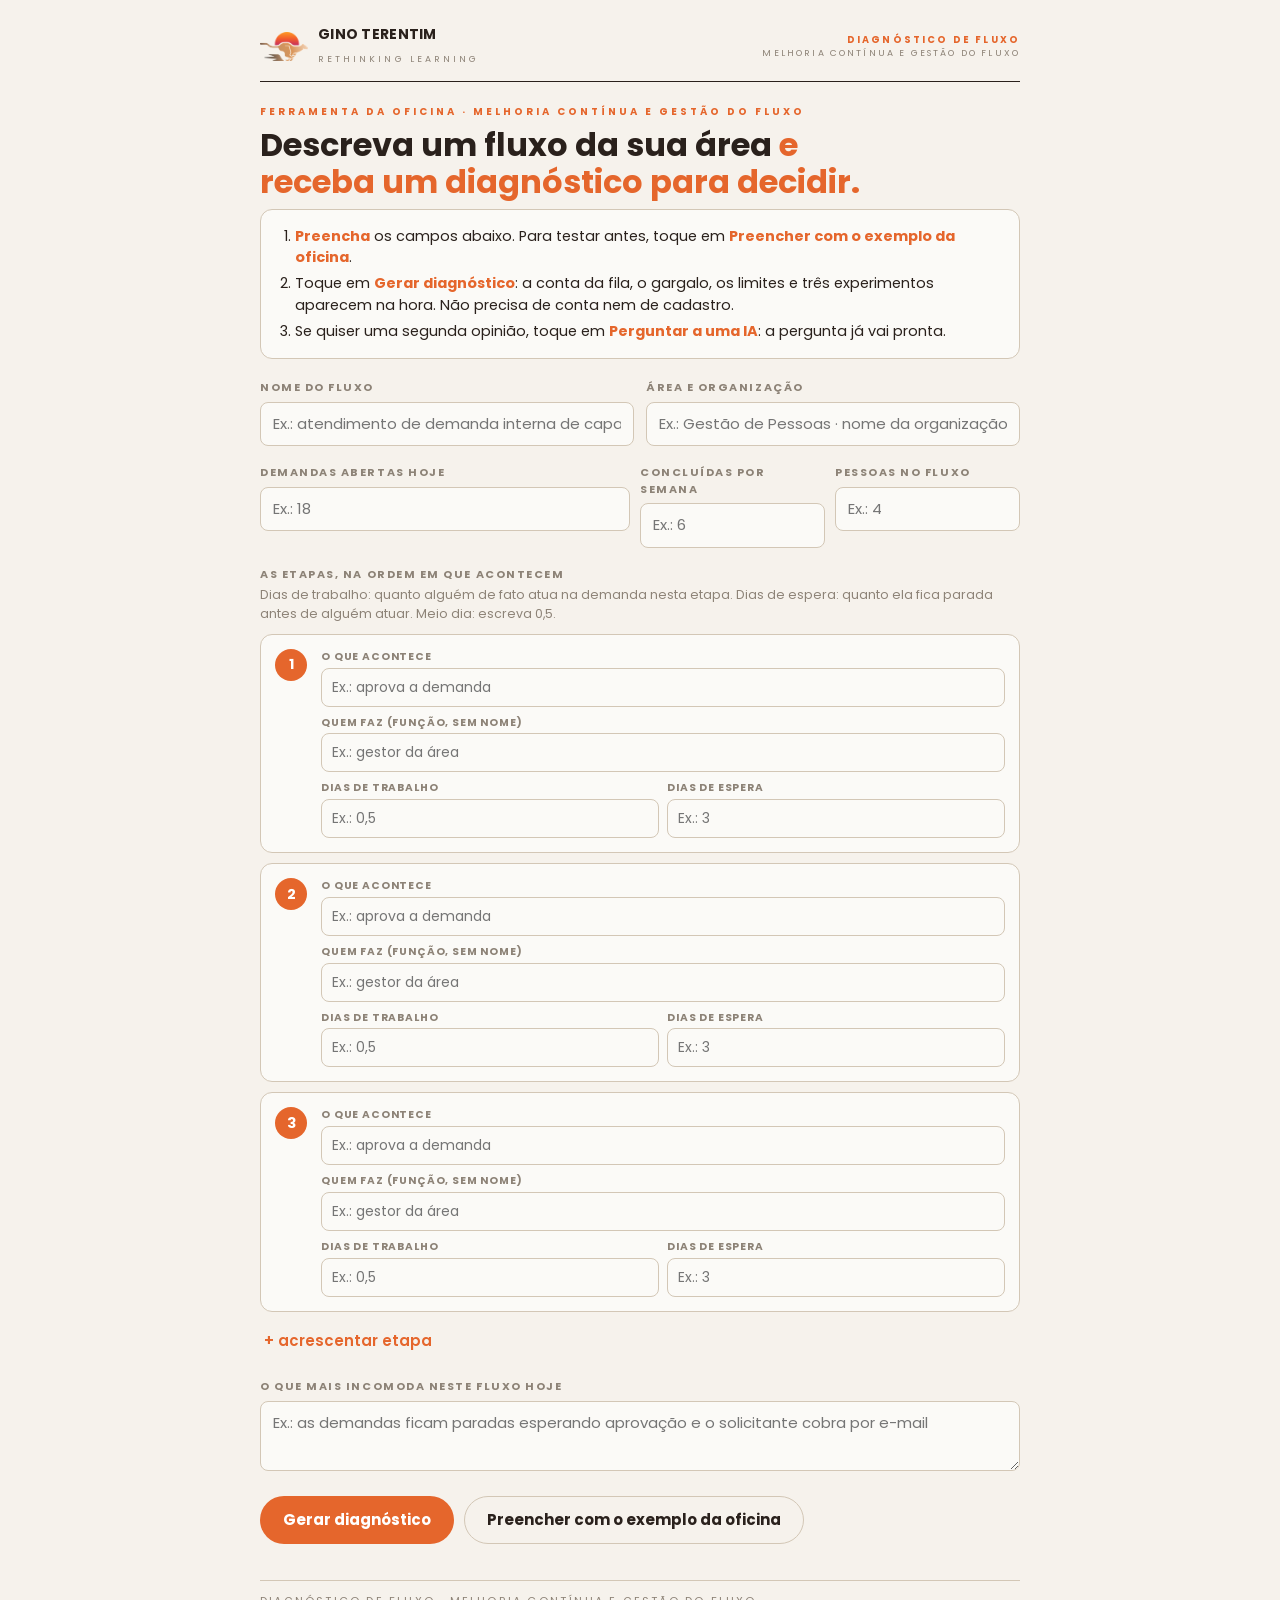
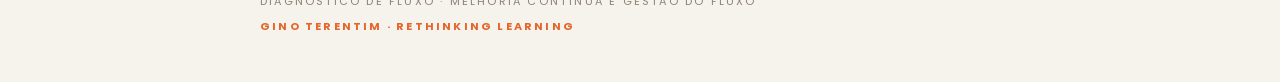
<file: fluxo.html>
<!doctype html>
<html lang="pt-BR">
<head>
<meta charset="utf-8">
<meta name="viewport" content="width=device-width,initial-scale=1">
<meta name="robots" content="noindex">
<link rel="preconnect" href="https://fonts.googleapis.com"><link rel="preconnect" href="https://fonts.gstatic.com" crossorigin>
<link href="https://fonts.googleapis.com/css2?family=Poppins:wght@400;500;600;700&display=swap" rel="stylesheet">
<title>Diagnóstico de Fluxo da Área</title>
<style>
  /* Layout: uma coluna de leitura de 720px, formulário em cima, devolução embaixo. Paleta Gino Terentim · Rethinking Learning. */
  :root{
    --bg:#F6F2EC; --card:#FBFAF7; --ink:#2A211C; --body:#5A5045; --muted:#8D8377;
    --rule:#D3C7B6; --accent:#E5662C; --gold:#C9A24D; --dark:#1B1512; --dark-fg:#FBEEE5;
    --ok:#3E7A4F; --warn:#B8912F; --crit:#B04A1C;
    --fd:"Poppins",system-ui,sans-serif; --fb:"Poppins",system-ui,sans-serif;
  }
  @media (prefers-color-scheme: dark){ :root:not([data-theme="light"]){
    --bg:#1B1512; --card:#26201B; --ink:#FBEEE5; --body:#E2D8CC; --muted:#A79C8E; --rule:#4A4038;
    --dark:#0F0C0A; --dark-fg:#FBEEE5; color-scheme:dark } }
  :root[data-theme="dark"]{
    --bg:#1B1512; --card:#26201B; --ink:#FBEEE5; --body:#E2D8CC; --muted:#A79C8E; --rule:#4A4038;
    --dark:#0F0C0A; --dark-fg:#FBEEE5; color-scheme:dark }
  *{box-sizing:border-box}
  body{background:var(--bg);color:var(--body);font-family:var(--fb);margin:0;padding-block:24px 48px;padding-inline:16px;line-height:1.5}
  .wrap{max-width:760px;margin:0 auto}
  header{display:flex;align-items:center;justify-content:space-between;gap:12px;border-bottom:1.5px solid var(--ink);padding-bottom:12px;margin-bottom:22px}
  .brand{display:flex;align-items:center;gap:10px}
  .brand b{display:block;font-size:14px;letter-spacing:.02em;color:var(--ink)}
  .brand span{font-size:9px;letter-spacing:.34em;color:var(--muted)}
  .mark{width:48px;height:auto;display:block}
  .como{background:var(--card);border:1.5px solid var(--rule);border-radius:12px;padding:12px 14px;margin:0 0 20px}
  .como ol{margin:0;padding-left:20px;font-size:14.5px;line-height:1.5;color:var(--ink)}
  .como li{margin:4px 0}
  .como b{color:var(--accent)}
  .mini{font-size:10.5px;letter-spacing:.08em;text-transform:uppercase;color:var(--muted);font-weight:700;margin:0 0 3px;display:block}
  .duo{display:grid;grid-template-columns:1fr 1fr;gap:8px}
  .meta{text-align:right;font-size:9px;letter-spacing:.24em;color:var(--muted);text-transform:uppercase}
  .meta b{display:block;color:var(--accent);font-size:9.5px}
  .eyebrow{font-size:10px;letter-spacing:.3em;text-transform:uppercase;color:var(--accent);font-weight:700;margin-bottom:8px}
  h1{font-family:var(--fd);font-size:clamp(24px,4.6vw,32px);line-height:1.15;color:var(--ink);margin:0 0 8px;text-wrap:balance}
  h1 em{font-style:normal;color:var(--accent)}
  .lede{font-size:15px;color:var(--body);margin:0 0 22px;max-width:62ch}
  fieldset{border:0;padding:0;margin:0 0 18px}
  label{display:block;font-size:11px;letter-spacing:.14em;text-transform:uppercase;color:var(--muted);font-weight:700;margin-bottom:6px}
  input,textarea,select{width:100%;font:inherit;font-size:15px;color:var(--ink);background:var(--card);border:1.5px solid var(--rule);border-radius:8px;padding:10px 12px;min-width:0}
  input:focus,textarea:focus,select:focus{outline:2px solid var(--accent);outline-offset:1px;border-color:var(--accent)}
  textarea{min-height:70px;resize:vertical}
  .g2{display:grid;grid-template-columns:1fr 1fr;gap:12px}
  .g3{display:grid;grid-template-columns:2fr 1fr 1fr;gap:10px}
  @media (max-width:520px){ .g2,.g3{grid-template-columns:1fr} }
  .etapa{background:var(--card);border:1.5px solid var(--rule);border-radius:12px;padding:14px;margin-bottom:10px;display:grid;gap:10px;grid-template-columns:36px 1fr}
  .etapa .n{width:32px;height:32px;border-radius:50%;background:var(--accent);color:#fff;font-weight:700;display:flex;align-items:center;justify-content:center;font-size:14px}
  .etapa .campos{display:grid;gap:8px;min-width:0}
  .etapa input{padding:8px 10px;font-size:14px}
  .hint{font-size:12.5px;color:var(--muted);margin:-2px 0 10px}
  .acoes{display:flex;flex-wrap:wrap;gap:10px;align-items:center;margin:18px 0 8px}
  button{font:inherit;font-weight:700;border-radius:999px;padding:12px 22px;border:1.5px solid transparent;cursor:pointer;font-size:15px}
  .primary{background:var(--accent);color:#fff}
  .primary:disabled{opacity:.55;cursor:default}
  .ghost{background:transparent;color:var(--ink);border-color:var(--rule)}
  .link{background:transparent;color:var(--accent);border:0;padding:8px 4px;font-weight:600}
  button:focus-visible{outline:2px solid var(--accent);outline-offset:2px}
  .status{font-size:13px;color:var(--muted)}
  .out{margin-top:24px}
  .out h2{font-family:var(--fd);font-size:20px;color:var(--ink);margin:22px 0 8px;line-height:1.2}
  .out h2 em{font-style:normal;color:var(--accent)}
  .card{background:var(--card);border:1.5px solid var(--rule);border-radius:12px;padding:16px 18px;margin-bottom:12px}
  .card.dark{background:var(--dark);color:var(--dark-fg);border-color:var(--dark)}
  .card.dark .tag{color:var(--gold)}
  .tag{font-size:10px;letter-spacing:.24em;text-transform:uppercase;color:var(--accent);font-weight:700;margin-bottom:6px}
  .big{font-size:22px;font-weight:700;line-height:1.2;color:inherit}
  .row{display:grid;grid-template-columns:1fr auto;gap:12px;align-items:start}
  .pill{display:inline-block;font-size:11px;font-weight:700;letter-spacing:.08em;padding:4px 10px;border-radius:999px;color:#fff;white-space:nowrap}
  .pill.ok{background:var(--ok)} .pill.warn{background:var(--warn)} .pill.crit{background:var(--crit)}
  .lim{display:grid;gap:6px}
  .lim div{display:grid;grid-template-columns:1fr auto;gap:10px;border-bottom:1px solid var(--rule);padding:6px 0;font-size:14px}
  .lim div b{color:var(--ink);font-variant-numeric:tabular-nums}
  ul.d{margin:6px 0 0;padding-left:18px} ul.d li{margin:4px 0}
  .opt{display:grid;grid-template-columns:1fr;gap:6px}
  .opt .kv{display:flex;gap:14px;flex-wrap:wrap;font-size:13px;color:var(--muted)}
  .opt .kv b{color:var(--ink);font-weight:600}
  .quote{border-left:4px solid var(--accent);padding:6px 14px;font-size:17px;color:var(--ink);font-weight:600;margin:4px 0}
  .raw{white-space:pre-wrap;font-size:14px}
  .err{background:#FBE9E1;color:#7A2E12;border:1.5px solid #E5B7A3;border-radius:10px;padding:12px 14px;font-size:14px}
  .prog{background:var(--card);border:1.5px solid var(--rule);border-radius:12px;padding:18px 18px 16px;margin-bottom:12px}
  .prog .tit{font-size:17px;font-weight:700;color:var(--ink);line-height:1.25;margin:0 0 12px}
  .prog .tit em{font-style:normal;color:var(--accent)}
  .track{height:14px;border-radius:999px;background:var(--rule);overflow:hidden;position:relative}
  .fill{height:100%;width:0;border-radius:999px;background:var(--accent);transition:width .6s ease-out;
    background-image:linear-gradient(45deg,rgba(255,255,255,.22) 25%,transparent 25%,transparent 50%,rgba(255,255,255,.22) 50%,rgba(255,255,255,.22) 75%,transparent 75%);background-size:22px 22px}
  @media (prefers-reduced-motion:no-preference){ .fill{animation:listras 1s linear infinite} @keyframes listras{to{background-position:22px 0}} }
  .pct{display:flex;justify-content:space-between;font-size:13px;color:var(--muted);margin:6px 0 12px;font-variant-numeric:tabular-nums}
  .pct b{color:var(--ink)}
  .passos{list-style:none;margin:0;padding:0;display:grid;gap:8px}
  .passos li{display:grid;grid-template-columns:24px 1fr;gap:10px;align-items:start;font-size:14.5px;color:var(--muted);line-height:1.4}
  .passos .ic{width:22px;height:22px;border-radius:50%;border:2px solid var(--rule);display:flex;align-items:center;justify-content:center;font-size:12px;font-weight:700;color:#fff}
  .passos li.on{color:var(--ink);font-weight:600}
  .passos li.on .ic{border-color:var(--accent);border-top-color:transparent}
  @media (prefers-reduced-motion:no-preference){ .passos li.on .ic{animation:gira .9s linear infinite} @keyframes gira{to{transform:rotate(360deg)}} }
  .passos li.ok{color:var(--body)}
  .passos li.ok .ic{background:var(--ok);border-color:var(--ok)}
  .passos small{display:block;font-weight:500;color:var(--accent);font-size:13px}
  .calma{font-size:13px;color:var(--muted);margin:12px 0 0}
  .ia{background:var(--dark);color:var(--dark-fg);border-radius:14px;padding:18px 18px 16px;margin:18px 0 12px}
  .ia .tag{color:var(--gold)}
  .ia p{margin:6px 0 12px;font-size:14.5px;color:#E2D8CC}
  .ia a.abrir{display:block;text-align:center;background:var(--accent);color:#fff;font-weight:700;font-size:16px;text-decoration:none;border-radius:999px;padding:14px 18px;margin:0 0 10px}
  .ia a.abrir.alt{background:transparent;border:1.5px solid var(--accent);color:#fff}
  .ia button.copiar{display:block;width:100%;background:transparent;color:var(--dark-fg);border:1.5px solid #6B5F54;border-radius:999px;padding:12px 18px;font-size:15px}
  .ia .ok{font-size:13.5px;color:var(--gold);min-height:20px;margin:8px 0 6px;font-weight:600}
  .ia textarea{min-height:150px;font-size:13px;line-height:1.45;background:#26201B;color:#E2D8CC;border-color:#4A4038}
  .ia .mini{color:#A79C8E}
  footer{margin-top:36px;padding-top:12px;border-top:1px solid var(--rule);font-size:11px;letter-spacing:.2em;text-transform:uppercase;color:var(--muted);display:flex;justify-content:space-between;flex-wrap:wrap;gap:8px}
  footer b{color:var(--accent)}
  @media (prefers-reduced-motion:no-preference){ .card{transition:opacity .25s} }
</style>
</head>
<body>


<div class="wrap">
  <header>
    <div class="brand"><img class="mark" src="[data-uri]" alt=""><div><b>GINO TERENTIM</b><span>RETHINKING LEARNING</span></div></div>
    <div class="meta"><b>Diagnóstico de fluxo</b><span>Melhoria contínua e gestão do fluxo</span></div>
  </header>

  <div class="eyebrow">Ferramenta da oficina · Melhoria contínua e gestão do fluxo</div>
  <h1>Descreva um fluxo da sua área <em>e receba um diagnóstico para decidir.</em></h1>
  <div class="como"><ol><li><b>Preencha</b> os campos abaixo. Para testar antes, toque em <b>Preencher com o exemplo da oficina</b>.</li><li>Toque em <b>Gerar diagnóstico</b>: a conta da fila, o gargalo, os limites e três experimentos aparecem na hora. Não precisa de conta nem de cadastro.</li><li>Se quiser uma segunda opinião, toque em <b>Perguntar a uma IA</b>: a pergunta já vai pronta.</li></ol></div>

  <form id="f" autocomplete="off">
    <fieldset>
      <div class="g2">
        <div><label for="fluxo">Nome do fluxo</label><input id="fluxo" placeholder="Ex.: atendimento de demanda interna de capacitação"></div>
        <div><label for="coord">Área e organização</label><input id="coord" placeholder="Ex.: Gestão de Pessoas · nome da organização"></div>
      </div>
    </fieldset>

    <fieldset>
      <div class="g3">
        <div><label for="vol">Demandas abertas hoje</label><input id="vol" type="text" inputmode="numeric" placeholder="Ex.: 18"></div>
        <div><label for="chegam">Concluídas por semana</label><input id="chegam" type="text" inputmode="numeric" placeholder="Ex.: 6"></div>
        <div><label for="pessoas">Pessoas no fluxo</label><input id="pessoas" type="text" inputmode="numeric" placeholder="Ex.: 4"></div>
      </div>
    </fieldset>

    <fieldset>
      <label>As etapas, na ordem em que acontecem</label>
      <p class="hint">Dias de trabalho: quanto alguém de fato atua na demanda nesta etapa. Dias de espera: quanto ela fica parada antes de alguém atuar. Meio dia: escreva 0,5.</p>
      <div id="etapas"></div>
      <button type="button" class="link" id="mais">+ acrescentar etapa</button>
    </fieldset>

    <fieldset>
      <label for="dor">O que mais incomoda neste fluxo hoje</label>
      <textarea id="dor" placeholder="Ex.: as demandas ficam paradas esperando aprovação e o solicitante cobra por e-mail"></textarea>
    </fieldset>

    <div class="acoes">
      <button type="submit" class="primary" id="go">Gerar diagnóstico</button>
      <button type="button" class="ghost" id="exemplo">Preencher com o exemplo da oficina</button>
      <span class="status" id="st"></span>
    </div>
  </form>

  <section class="out" id="out" hidden></section>

  <footer><span>Diagnóstico de fluxo · Melhoria contínua e gestão do fluxo</span><b>Gino Terentim · Rethinking Learning</b></footer>
</div>

<script>
(function(){
  const $=s=>document.querySelector(s);
  const etapasEl=$("#etapas"); let n=0;
  function addEtapa(v){
    n++; const id=n;
    const d=document.createElement("div"); d.className="etapa"; d.dataset.id=id;
    d.innerHTML=`<div class="n">${id}</div><div class="campos">
      <div><span class="mini">O que acontece</span><input id="e${id}n" placeholder="Ex.: aprova a demanda" aria-label="Etapa ${id}: o que acontece"></div>
      <div><span class="mini">Quem faz (função, sem nome)</span><input id="e${id}q" placeholder="Ex.: gestor da área" aria-label="Etapa ${id}: quem faz"></div>
      <div class="duo">
        <div><span class="mini">Dias de trabalho</span><input id="e${id}t" type="text" inputmode="decimal" placeholder="Ex.: 0,5" aria-label="Etapa ${id}: dias de trabalho"></div>
        <div><span class="mini">Dias de espera</span><input id="e${id}e" type="text" inputmode="decimal" placeholder="Ex.: 3" aria-label="Etapa ${id}: dias de espera"></div>
      </div></div>`;
    etapasEl.appendChild(d);
    if(v){ $(`#e${id}n`).value=v[0]; $(`#e${id}q`).value=v[1]; $(`#e${id}t`).value=v[2]; $(`#e${id}e`).value=v[3]; }
    $("#mais").hidden = n>=6;
  }
  for(let i=0;i<3;i++) addEtapa();
  $("#mais").onclick=()=>addEtapa();

  $("#exemplo").onclick=()=>{
    etapasEl.innerHTML=""; n=0;
    $("#fluxo").value="Atendimento de demanda interna, da solicitação à entrega";
    $("#coord").value="Gestão de Pessoas (exemplo ilustrativo)";
    $("#vol").value="18"; $("#chegam").value="6"; $("#pessoas").value="5";
    [["Recebe e registra a demanda","Analista de atendimento","0,5","1"],
     ["Analisa e enquadra","Analista técnico","1","2"],
     ["Aprova","Gestor da área","0,5","6"],
     ["Executa","Equipe técnica","3","1"],
     ["Entrega e comunica","Analista de atendimento","0,5","0,5"]].forEach(addEtapa);
    $("#dor").value="Demandas ficam paradas na aprovação; o gestor aprova em lote uma vez por semana e o solicitante cobra por e-mail.";
    $("#st").textContent="Exemplo carregado. Ele é ilustrativo e pode ser editado.";
  };

  function num(v){ const x=parseFloat(String(v??"").trim().replace(/\s/g,"").replace(",",".")); return isFinite(x)&&x>=0?x:0; }
  function coleta(){
    const et=[]; for(let i=1;i<=n;i++){ const nm=$(`#e${i}n`); if(!nm) continue;
      if(!nm.value.trim()) continue;
      et.push({etapa:nm.value.trim(),quem:$(`#e${i}q`).value.trim(),trabalho:num($(`#e${i}t`).value),espera:num($(`#e${i}e`).value)}); }
    return {fluxo:$("#fluxo").value.trim(),coordenacao:$("#coord").value.trim(),abertas:num($("#vol").value),
            chegam_semana:num($("#chegam").value),pessoas:num($("#pessoas").value),etapas:et,incomodo:$("#dor").value.trim()};
  }

  const fmt=x=>(Math.round(x*10)/10).toLocaleString("pt-BR");
  function esc(s){ return String(s??"").replace(/[&<>"]/g,c=>({"&":"&amp;","<":"&lt;",">":"&gt;",'"':"&quot;"}[c])); }

  // conta feita na própria página: nada sai do aparelho
  function calcula(d){
    const tt=d.etapas.reduce((a,e)=>a+e.trabalho,0), te=d.etapas.reduce((a,e)=>a+e.espera,0), tot=tt+te;
    let g=d.etapas[0];
    d.etapas.forEach(e=>{ if(e.espera>g.espera || (e.espera===g.espera && e.trabalho>g.trabalho)) g=e; });
    const pe=tot?Math.round(100*te/tot):0, sem=d.abertas/d.chegam_semana, prim=d.etapas[0];
    const desp=[];
    if(pe>=30) desp.push({tipo:"Espera", ev:`${pe}% do tempo de uma demanda é espera: ${fmt(te)} de ${fmt(tot)} dias. A maior parte está antes de “${g.etapa}”.`});
    if(sem>=1.5) desp.push({tipo:"Estoque (trabalho iniciado e não concluído)", ev:`${fmt(d.abertas)} demandas abertas para ${fmt(d.chegam_semana)} concluídas por semana: uma demanda nova espera ${fmt(sem)} ${fmt(sem)==="1"?"semana":"semanas"}.`});
    if(!desp.length) desp.push({tipo:"Nenhum desperdício evidente pela conta", ev:"A espera e a fila estão baixas. Vale olhar retrabalho, conferências repetidas e passagens de mão, que a conta não enxerga."});
    const fila = g.espera >= 2*g.trabalho;
    const exps=[
      fila ? {titulo:`Atender “${g.etapa}” todos os dias, em horário fixo`, o_que:`Quinze minutos por dia para dar andamento ao que chegou a “${g.etapa}”, no lugar de acumular e resolver em lote.`, custo:"baixo", risco:"baixo", medir:`dias de espera em “${g.etapa}” (hoje: ${fmt(g.espera)})`}
           : {titulo:`Tirar de “${g.etapa}” o que outra etapa pode fazer`, o_que:`Listar as tarefas de “${g.etapa}” e passar à etapa anterior as que não exigem quem faz essa etapa.`, custo:"baixo", risco:"baixo", medir:`dias de trabalho em “${g.etapa}” (hoje: ${fmt(g.trabalho)})`},
      {titulo:`Limite de andamento: 1 em “${g.etapa}”, 2 nas demais`, o_que:"Ninguém começa demanda nova com a etapa seguinte cheia. Quem fica sem demanda ajuda a etapa do gargalo.", custo:"baixo", risco:"médio", medir:`demandas abertas (hoje: ${fmt(d.abertas)}) e semanas de espera (hoje: ${fmt(sem)})`},
      {titulo:"A demanda só entra completa", o_que:`Uma lista de conferência em “${prim.etapa}”: o que falta volta ao solicitante antes de entrar na fila.`, custo:"médio", risco:"médio", medir:"demandas devolvidas por semana"}];
    const part = te ? Math.round(100*g.espera/te) : 0;
    const grav = part>=50 ? "alta" : part>=30 ? "média" : "baixa";
    const perg_equipe = fila
      ? `O que faz uma demanda esperar ${fmt(g.espera)} ${g.espera===1?"dia":"dias"} antes de “${g.etapa}”: falta informação para decidir, falta prioridade ou falta tempo de quem faz essa etapa?`
      : `O que em “${g.etapa}” exige de fato quem faz essa etapa, e o que outra etapa poderia fazer antes?`;
    return {tt, te, tot, pe, sem, part, grav, perg_equipe, gargalo:g, desp, exps,
            limites: d.etapas.map(e=>({etapa:e.etapa, limite: e===g?1:2}))};
  }

  function pergunta(d,c){
    return `Lidero uma área e participo de uma oficina de melhoria contínua e gestão do fluxo. Analise o fluxo abaixo e responda em português do Brasil, em linguagem simples e respeitosa, tratando os achados como características do processo, sem apontar pessoas ou áreas como causa.

Fluxo: ${d.fluxo||"(sem nome)"}${d.coordenacao?" · "+d.coordenacao:""}
Demandas abertas hoje: ${fmt(d.abertas)}. Concluídas por semana: ${fmt(d.chegam_semana)}.${d.pessoas?" Pessoas no fluxo: "+fmt(d.pessoas)+".":""}
Etapas (dias de trabalho / dias de espera):
${d.etapas.map((e,i)=>`${i+1}. ${e.etapa}${e.quem?" ("+e.quem+")":""}: ${fmt(e.trabalho)} / ${fmt(e.espera)}`).join("\n")}
O que mais incomoda: ${d.incomodo||"(não informado)"}

Já calculei: tempo de espera pela Lei de Little = ${fmt(c.sem)} semanas; ${c.pe}% do tempo é espera; gargalo provável = ${c.gargalo.etapa}.

Entregue, nesta ordem e de forma curta:
1. Se concorda com o gargalo, e por quê.
2. De dois a quatro desperdícios do Lean presentes neste fluxo, cada um com a evidência.
3. Três experimentos de duas semanas, do mais barato ao mais ambicioso, cada um com custo, risco e indicador.
4. A pergunta que devo fazer à equipe antes de decidir.`;
  }

  $("#f").addEventListener("submit", ev=>{
    ev.preventDefault();
    const d=coleta();
    if(d.etapas.length<2){ $("#st").textContent="Descreva ao menos duas etapas (o campo “O que acontece” de cada uma)."; return; }
    if(!d.abertas||!d.chegam_semana){ $("#st").textContent="Preencha as demandas abertas hoje e as concluídas por semana: são os números da conta do tempo."; return; }
    const c=calcula(d); render(d,c);
    $("#st").textContent="Diagnóstico pronto. Role para ler.";
    $("#out").scrollIntoView({behavior:"smooth",block:"start"});
  });

  function render(d,c){
    const out=$("#out"); out.hidden=false;
    const q=pergunta(d,c), g=c.gargalo;
    out.innerHTML=`
      <h2>Leitura do fluxo <em>${esc(d.fluxo||"")}</em></h2>
      <div class="card dark"><div class="tag">Lei de Little · quanto uma demanda nova espera</div><div class="big">${fmt(c.sem)} ${fmt(c.sem)==="1"?"semana":"semanas"}</div><p style="margin:6px 0 0">${fmt(d.abertas)} demandas abertas ÷ ${fmt(d.chegam_semana)} concluídas por semana.</p></div>
      <div class="card"><div class="tag">Onde o tempo vai</div>
        <div class="lim"><div><span>Tempo de trabalho somado</span><b>${fmt(c.tt)} dias</b></div><div><span>Tempo de espera somado</span><b>${fmt(c.te)} dias</b></div><div><span>Espera sobre o total</span><b>${c.pe}%</b></div></div></div>
      <div class="card"><div class="row"><div><div class="tag">Gargalo provável</div><div class="big">${esc(g.etapa)}</div><p style="margin:8px 0 0">É a etapa em que a demanda mais espera: ${fmt(g.espera)} ${g.espera===1?"dia":"dias"} de espera para ${fmt(g.trabalho)} de trabalho. Ela concentra ${c.part}% da espera do fluxo.</p></div><span class="pill crit">gravidade ${c.grav}</span></div></div>
      <h2>Limite de trabalho em andamento <em>para começar</em></h2>
      <div class="card"><div class="lim">${c.limites.map(x=>`<div><span>${esc(x.etapa)}</span><b>${x.limite}</b></div>`).join("")}</div><p class="hint" style="margin:10px 0 0">Ponto de partida da oficina: dois por etapa e um no gargalo. O limite se ajusta depois de duas semanas de observação.</p></div>
      <h2>Desperdícios <em>que a conta já mostra</em></h2>
      ${c.desp.map(x=>`<div class="card"><div class="tag">${esc(x.tipo)}</div><p style="margin:0">${esc(x.ev)}</p></div>`).join("")}
      <h2>Três experimentos <em>de duas semanas, para escolher um</em></h2>
      ${c.exps.map((x,i)=>`<div class="card opt"><div class="tag">Opção ${i+1}</div><div class="big" style="font-size:18px">${esc(x.titulo)}</div><p style="margin:4px 0">${esc(x.o_que)}</p><div class="kv"><span>Custo <b>${esc(x.custo)}</b></span><span>Risco <b>${esc(x.risco)}</b></span><span>Medir por <b>${esc(x.medir)}</b></span></div></div>`).join("")}
      <p class="hint">Ponto de partida, montado a partir dos seus números. A dupla adapta e escolhe um, ou propõe um quarto.</p>
      <h2>A pergunta <em>a fazer à equipe antes de decidir</em></h2>
      <div class="card dark"><p style="margin:0;font-size:17px;line-height:1.45">${esc(c.perg_equipe)}</p></div>
      <div class="ia"><div class="tag">Segunda opinião · perguntar a uma IA</div>
        <p>A pergunta abaixo já contém os dados e a conta desta dupla. Toque em uma opção, envie e compare a resposta com o que a ferramenta mostrou. Sem dado pessoal, sigiloso ou classificado.</p>
        <a class="abrir" target="_blank" rel="noopener noreferrer" href="https://chatgpt.com/?q=${encodeURIComponent(q)}">Perguntar ao ChatGPT</a>
        <a class="abrir alt" target="_blank" rel="noopener noreferrer" href="https://copilot.microsoft.com/?q=${encodeURIComponent(q)}">Perguntar ao Copilot</a>
        <button type="button" class="copiar" id="copiar">Copiar a pergunta (para outra IA)</button>
        <div class="ok" id="okc" role="status"></div>
        <span class="mini">A pergunta que será enviada</span>
        <textarea id="perg" readonly aria-label="Pergunta pronta para a IA">${esc(q)}</textarea>
      </div>
      <p class="hint" style="margin-top:14px">A conta foi feita nesta página, com o que a dupla descreveu. Confira os números com a equipe antes de agir: a ferramenta e a IA organizam a evidência; a decisão é de quem lidera a área.</p>`;
    $("#copiar").onclick=async()=>{
      const ta=$("#perg"); let ok=false;
      try{ await navigator.clipboard.writeText(ta.value); ok=true; }catch(e){
        try{ ta.focus(); ta.select(); ta.setSelectionRange(0,ta.value.length); ok=document.execCommand("copy"); }catch(e2){ ok=false; } }
      $("#okc").textContent= ok ? "Pergunta copiada. Abra a IA que preferir e cole." : "Toque no texto abaixo, selecione tudo e copie.";
    };
  }
})();
</script>

</body>
</html>
</file>
